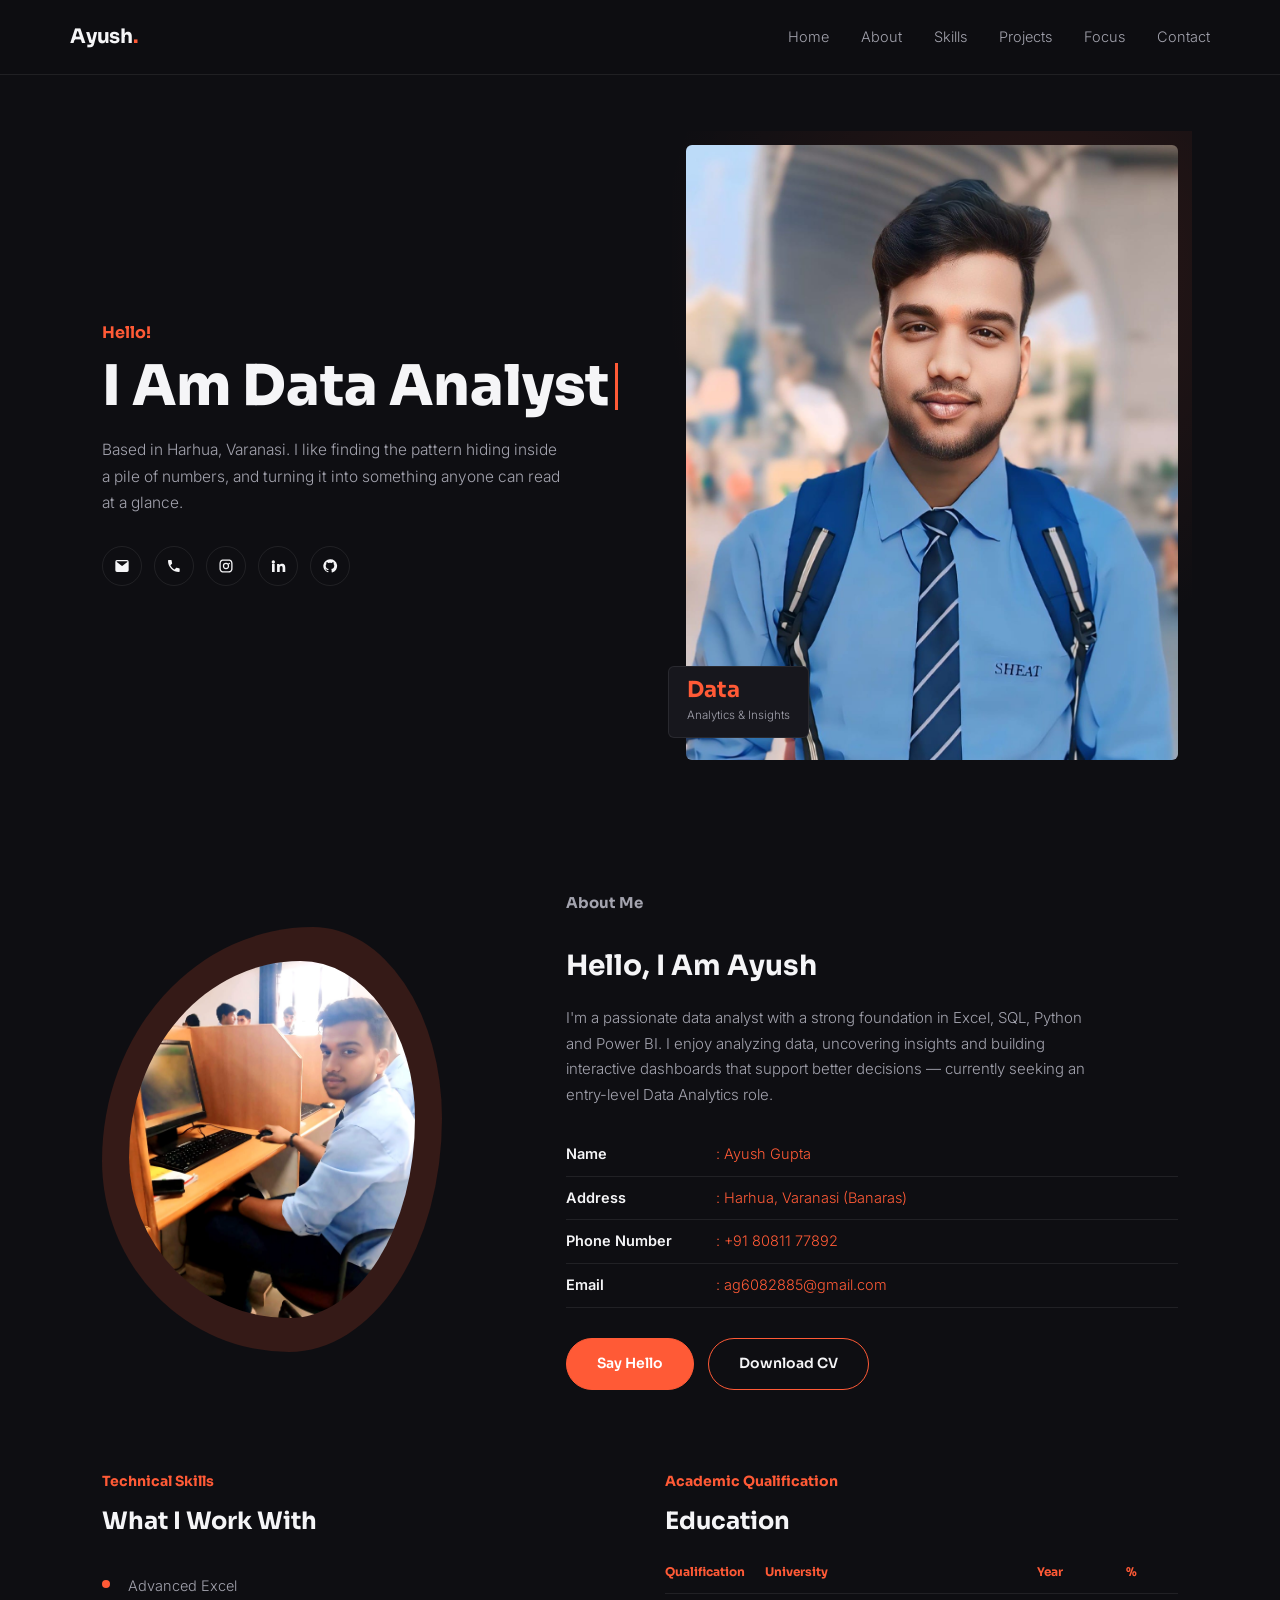
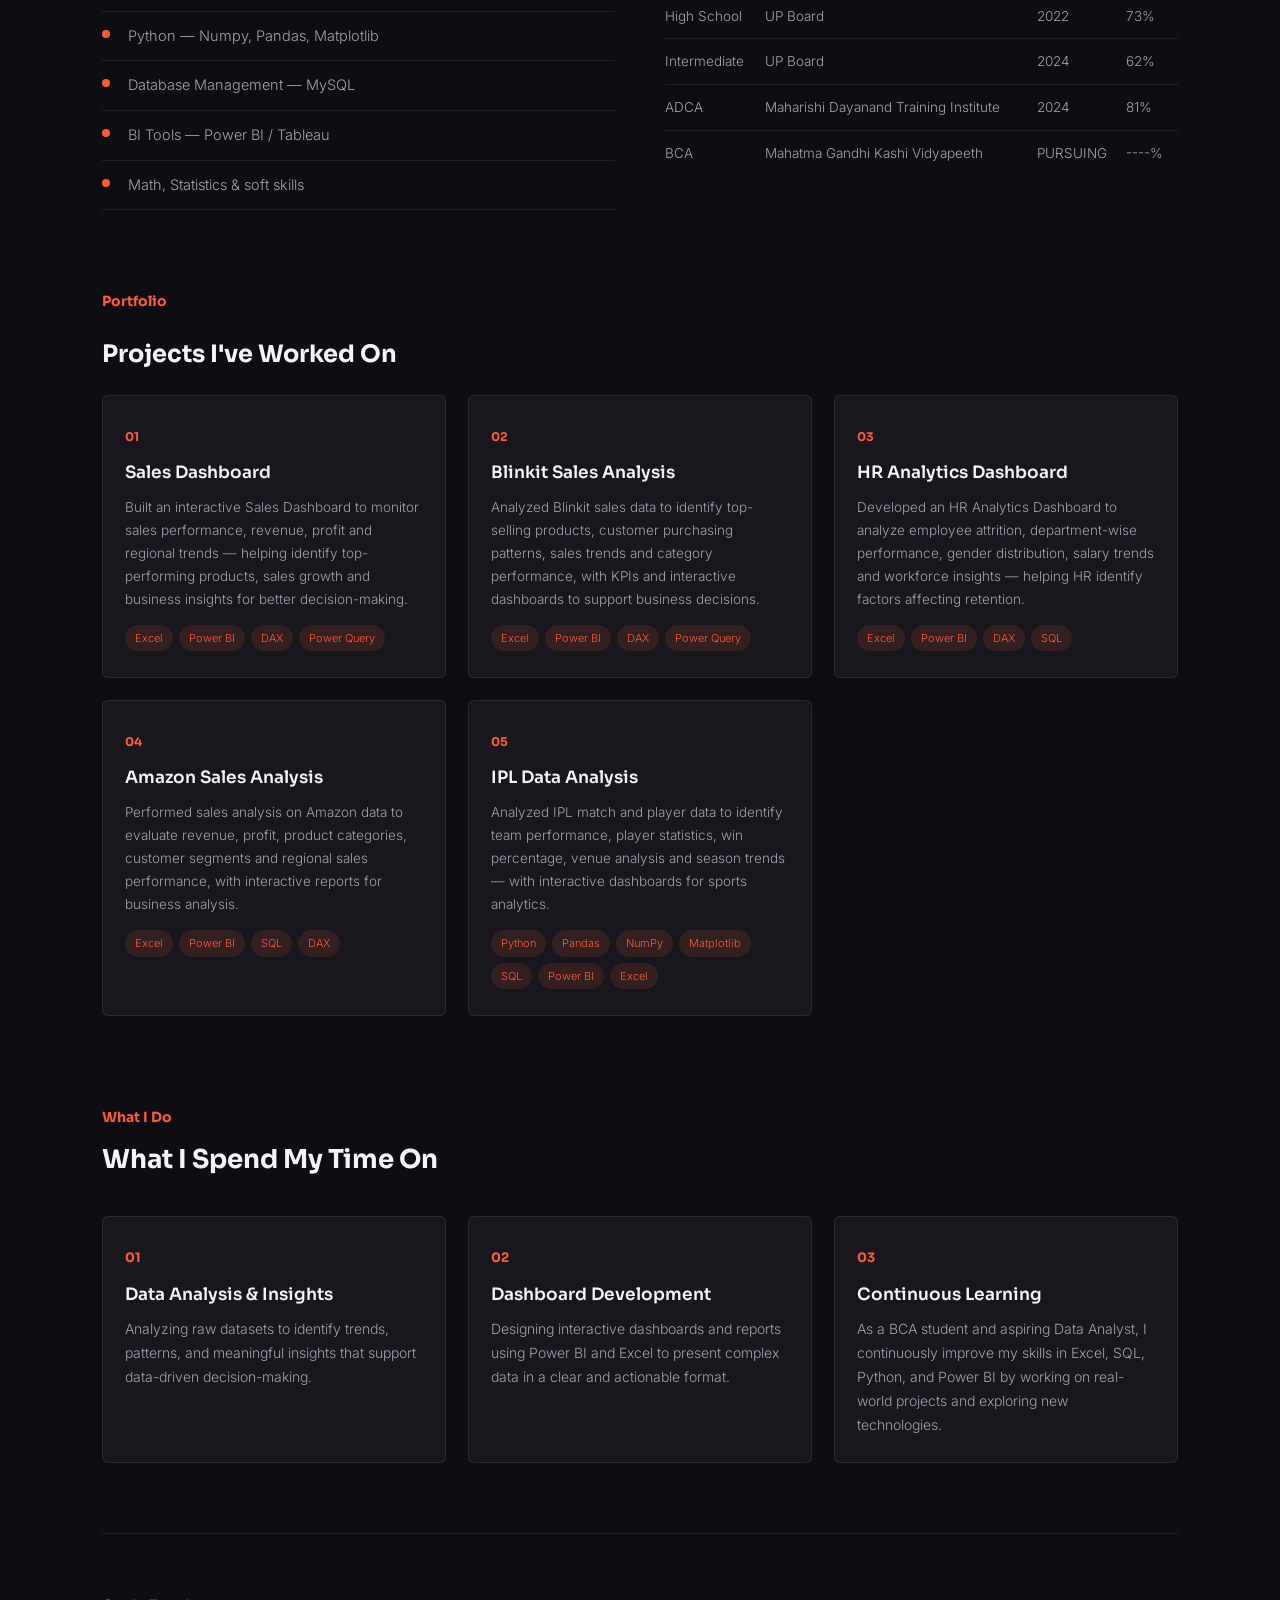
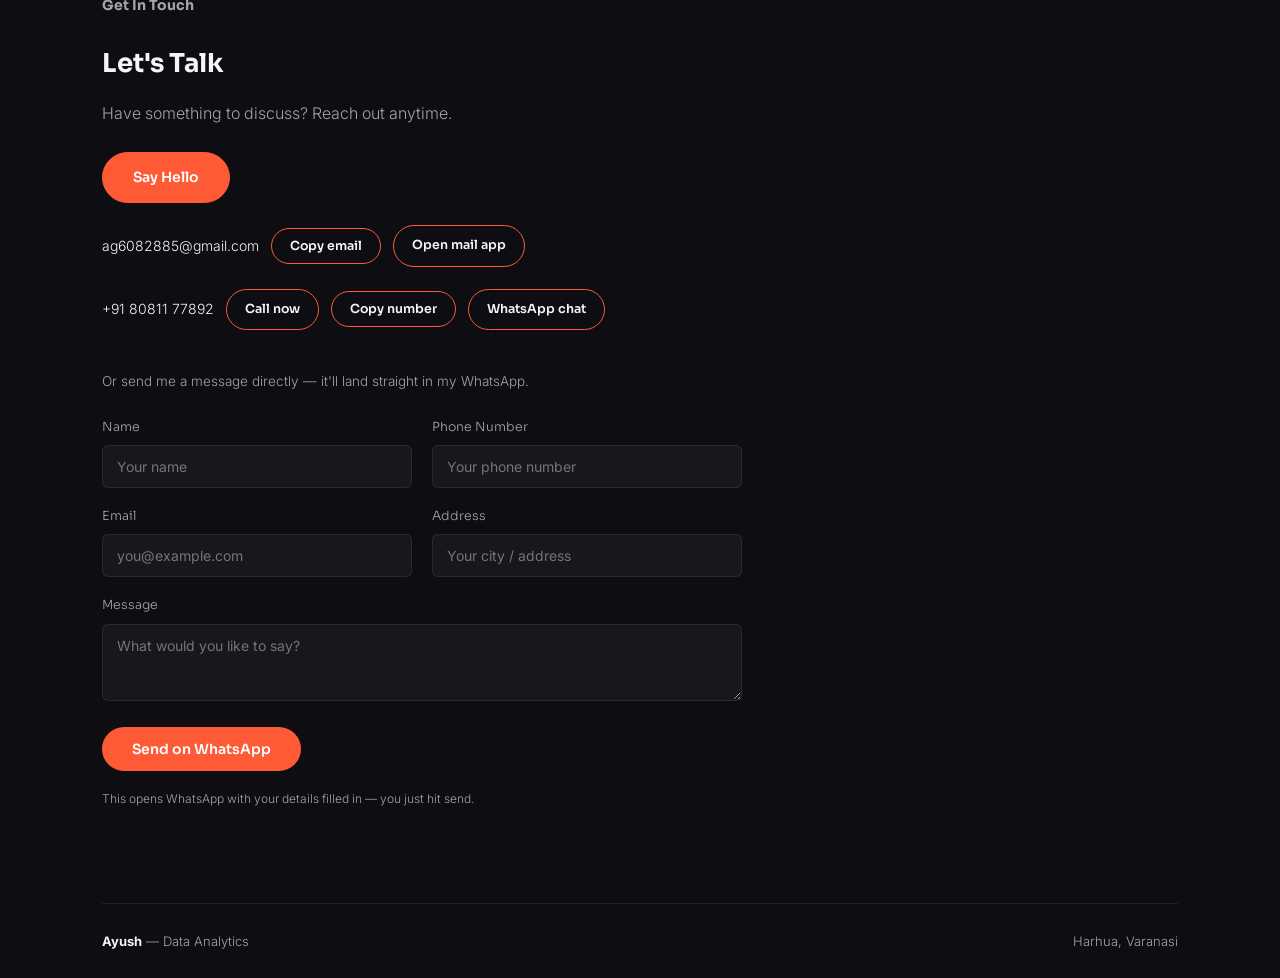
<file: ADVANCED PORTIFOLIO/index.html>
<!DOCTYPE html>
<html lang="en">
<head>
<meta charset="UTF-8">
<meta name="viewport" content="width=device-width, initial-scale=1, viewport-fit=cover">
<title>Ayush — Data Analytics</title>
<link rel="preconnect" href="https://fonts.googleapis.com">
<link rel="preconnect" href="https://fonts.gstatic.com" crossorigin>
<link href="https://fonts.googleapis.com/css2?family=Sora:wght@400;600;700;800&family=Inter:wght@300;400;500;600&display=swap" rel="stylesheet">
<link rel="stylesheet" href="style.css">
</head>
<body>

<header>
  <div class="wrap nav-row">
    <div class="logo">Ayush<span>.</span></div>
    <nav>
      <ul id="navList">
        <li><a href="#home">Home</a></li>
        <li><a href="#about">About</a></li>
        <li><a href="#skills">Skills</a></li>
        <li><a href="#projects">Projects</a></li>
        <li><a href="#focus">Focus</a></li>
        <li><a href="#contact">Contact</a></li>
      </ul>
    </nav>
    <button class="nav-toggle" id="navToggle" aria-label="Menu"><span></span><span></span><span></span></button>
  </div>
</header>

<div class="wrap">
  <section class="hero" id="home">
    <div>
      <p class="hello-tag">Hello!</p>
      <h1>I Am <span id="typedRole">Data Analyst</span><span class="cursor"></span></h1>
      <p class="lede">Based in Harhua, Varanasi. I like finding the pattern hiding inside a pile of numbers, and turning it into something anyone can read at a glance.</p>
      <div class="social-row">
        <a href="https://mail.google.com/mail/?view=cm&fs=1&to=ag6082885@gmail.com&su=Hello%20Ayush" target="_blank" rel="noopener" aria-label="Email">
          <svg viewBox="0 0 24 24"><path d="M2 5.5A2.5 2.5 0 0 1 4.5 3h15A2.5 2.5 0 0 1 22 5.5v13A2.5 2.5 0 0 1 19.5 21h-15A2.5 2.5 0 0 1 2 18.5v-13Zm2.2.4 7.3 5.8a1 1 0 0 0 1.24 0l7.3-5.8A.7.7 0 0 0 19.6 5H4.4a.7.7 0 0 0-.2.9Z"/></svg>
        </a>
        <a href="tel:+918081177892" target="_blank" rel="noopener" aria-label="Call">
          <svg viewBox="0 0 24 24"><path d="M6.6 10.8c1.4 2.7 3.6 4.9 6.3 6.3l2.1-2.1c.3-.3.7-.4 1-.2 1.1.4 2.3.6 3.5.6.6 0 1 .4 1 1V20c0 .6-.4 1-1 1C10.6 21 3 13.4 3 4c0-.6.4-1 1-1h3.6c.6 0 1 .4 1 1 0 1.2.2 2.4.6 3.5.1.3 0 .7-.2 1L6.6 10.8Z"/></svg>
        </a>
        <a href="https://www.instagram.com/_official_ayush_8823_/" target="_blank" rel="noopener" aria-label="Instagram">
          <svg viewBox="0 0 24 24"><path d="M12 2.2c2.7 0 3 0 4.1.06 1.1.05 1.8.22 2.4.46.7.27 1.2.62 1.7 1.12.5.5.85 1 1.12 1.7.24.6.41 1.3.46 2.4.05 1.1.06 1.4.06 4.1s0 3-.06 4.1c-.05 1.1-.22 1.8-.46 2.4-.27.7-.62 1.2-1.12 1.7-.5.5-1 .85-1.7 1.12-.6.24-1.3.41-2.4.46-1.1.05-1.4.06-4.1.06s-3 0-4.1-.06c-1.1-.05-1.8-.22-2.4-.46-.7-.27-1.2-.62-1.7-1.12-.5-.5-.85-1-1.12-1.7-.24-.6-.41-1.3-.46-2.4C2.2 15 2.2 14.7 2.2 12s0-3 .06-4.1c.05-1.1.22-1.8.46-2.4.27-.7.62-1.2 1.12-1.7.5-.5 1-.85 1.7-1.12.6-.24 1.3-.41 2.4-.46C9 2.2 9.3 2.2 12 2.2Zm0 1.8c-2.66 0-2.97 0-4.02.06-.9.04-1.4.2-1.72.32-.43.17-.74.37-1.06.7-.32.32-.52.63-.7 1.06-.13.32-.28.81-.32 1.72C4.12 9.03 4.12 9.34 4.12 12s0 2.97.06 4.02c.04.9.2 1.4.32 1.72.17.43.37.74.7 1.06.32.32.63.52 1.06.7.32.13.81.28 1.72.32 1.05.06 1.36.06 4.02.06s2.97 0 4.02-.06c.9-.04 1.4-.2 1.72-.32.43-.17.74-.37 1.06-.7.32-.32.52-.63.7-1.06.13-.32.28-.81.32-1.72.06-1.05.06-1.36.06-4.02s0-2.97-.06-4.02c-.04-.9-.2-1.4-.32-1.72a2.85 2.85 0 0 0-.7-1.06 2.85 2.85 0 0 0-1.06-.7c-.32-.13-.81-.28-1.72-.32-1.05-.06-1.36-.06-4.02-.06Zm0 3.3a4.7 4.7 0 1 1 0 9.4 4.7 4.7 0 0 1 0-9.4Zm0 1.8a2.9 2.9 0 1 0 0 5.8 2.9 2.9 0 0 0 0-5.8Zm4.9-2a1.1 1.1 0 1 1 0 2.2 1.1 1.1 0 0 1 0-2.2Z"/></svg>
        </a>
        <a href="https://www.linkedin.com/in/ayush-gupta-64a470252" target="_blank" rel="noopener" aria-label="LinkedIn">
          <svg viewBox="0 0 24 24"><path d="M4.98 3.5a2.5 2.5 0 1 1 0 5 2.5 2.5 0 0 1 0-5ZM3 9h4v12H3V9Zm6.5 0H14v1.64h.06c.55-1 1.9-2.05 3.9-2.05 4.17 0 4.94 2.6 4.94 5.98V21h-4v-5.75c0-1.37-.02-3.13-2-3.13-2 0-2.3 1.48-2.3 3.03V21h-4V9Z"/></svg>
        </a>
        <a href="https://github.com/Ayush-8823" target="_blank" rel="noopener" aria-label="GitHub">
          <svg viewBox="0 0 24 24"><path d="M12 2a10 10 0 0 0-3.16 19.5c.5.1.68-.22.68-.48v-1.7c-2.78.6-3.37-1.2-3.37-1.2-.46-1.15-1.11-1.46-1.11-1.46-.9-.62.07-.6.07-.6 1 .07 1.53 1.03 1.53 1.03.9 1.52 2.34 1.08 2.91.83.09-.65.35-1.08.63-1.33-2.22-.25-4.56-1.11-4.56-4.93 0-1.09.39-1.98 1.03-2.68-.1-.25-.45-1.27.1-2.65 0 0 .84-.27 2.75 1.02a9.6 9.6 0 0 1 5 0c1.9-1.3 2.75-1.02 2.75-1.02.55 1.38.2 2.4.1 2.65.64.7 1.03 1.59 1.03 2.68 0 3.83-2.34 4.68-4.57 4.92.36.31.68.92.68 1.85v2.75c0 .26.18.58.69.48A10 10 0 0 0 12 2Z"/></svg>
        </a>
      </div>
    </div>
    <div class="hero-photo">
      <img src="ayush.jpg" alt="Ayush">
      <div class="hero-badge">
        <div class="big">Data</div>
        <div class="small">Analytics &amp; Insights</div>
      </div>
    </div>
  </section>
</div>

<div class="wrap">
  <section class="about reveal" id="about">
    <div class="blob-wrap">
      <img src="desk.jpg" alt="Ayush working at his desktop">
    </div>
    <div class="about-text">
      <p class="section-label">About Me</p>
      <h2>Hello, I Am Ayush</h2>
      <p>I'm a passionate data analyst with a strong foundation in Excel, SQL, Python and Power BI. I enjoy analyzing data, uncovering insights and building interactive dashboards that support better decisions — currently seeking an entry-level Data Analytics role.</p>
      <ul class="detail-list">
        <li><b>Name</b> <span>: Ayush Gupta</span></li>
        <li><b>Address</b> <span>: Harhua, Varanasi (Banaras)</span></li>
        <li><b>Phone Number</b> <span>: <a href="tel:+918081177892" target="_blank" rel="noopener" style="color:inherit;text-decoration:none;">+91 80811 77892</a></span></li>
        <li><b>Email</b> <span>: ag6082885@gmail.com</span></li>
      </ul>
      <div style="display:flex; gap:14px; flex-wrap:wrap;">
        <a class="cta-btn" href="https://mail.google.com/mail/?view=cm&fs=1&to=ag6082885@gmail.com&su=Hello%20Ayush" target="_blank" rel="noopener">Say Hello</a>
        <a class="cta-btn cta-outline" href="Ayush_Gupta_Resume.pdf" download>Download CV</a>
      </div>
    </div>
  </section>
</div>

<div class="wrap">
  <section class="skills reveal" id="skills">
    <div class="skills-grid">
      <div>
        <p class="section-label">Technical Skills</p>
        <h2>What I Work With</h2>
        <ul class="skill-list">
          <li>Advanced Excel</li>
          <li>Python — Numpy, Pandas, Matplotlib</li>
          <li>Database Management — MySQL</li>
          <li>BI Tools — Power BI / Tableau</li>
          <li>Math, Statistics &amp; soft skills</li>
        </ul>
      </div>
      <div>
        <p class="section-label">Academic Qualification</p>
        <h2>Education</h2>
        <table class="edu-table">
          <thead><tr><th>Qualification</th><th>University</th><th>Year</th><th>%</th></tr></thead>
          <tbody>
            <tr><td>High School</td><td>UP Board</td><td>2022</td><td>73%</td></tr>
            <tr><td>Intermediate</td><td>UP Board</td><td>2024</td><td>62%</td></tr>
            <tr><td>ADCA</td><td>Maharishi Dayanand Training Institute</td><td>2024</td><td>81%</td></tr>
            <tr><td>BCA</td><td>Mahatma Gandhi Kashi Vidyapeeth</td><td>PURSUING</td><td>----%</td></tr>
          </tbody>
        </table>
      </div>
    </div>
  </section>
</div>

<div class="wrap">
  <section class="projects reveal" id="projects">
    <p class="section-label">Portfolio</p>
    <h2>Projects I've Worked On</h2>
    <div class="project-grid reveal-stack">
      <div class="project-card" style="--i:0">
        <span class="p-num">01</span>
        <h3>Sales Dashboard</h3>
        <p>Built an interactive Sales Dashboard to monitor sales performance, revenue, profit and regional trends — helping identify top-performing products, sales growth and business insights for better decision-making.</p>
        <div class="tag-row"><span>Excel</span><span>Power BI</span><span>DAX</span><span>Power Query</span></div>
      </div>
      <div class="project-card" style="--i:1">
        <span class="p-num">02</span>
        <h3>Blinkit Sales Analysis</h3>
        <p>Analyzed Blinkit sales data to identify top-selling products, customer purchasing patterns, sales trends and category performance, with KPIs and interactive dashboards to support business decisions.</p>
        <div class="tag-row"><span>Excel</span><span>Power BI</span><span>DAX</span><span>Power Query</span></div>
      </div>
      <div class="project-card" style="--i:2">
        <span class="p-num">03</span>
        <h3>HR Analytics Dashboard</h3>
        <p>Developed an HR Analytics Dashboard to analyze employee attrition, department-wise performance, gender distribution, salary trends and workforce insights — helping HR identify factors affecting retention.</p>
        <div class="tag-row"><span>Excel</span><span>Power BI</span><span>DAX</span><span>SQL</span></div>
      </div>
      <div class="project-card" style="--i:3">
        <span class="p-num">04</span>
        <h3>Amazon Sales Analysis</h3>
        <p>Performed sales analysis on Amazon data to evaluate revenue, profit, product categories, customer segments and regional sales performance, with interactive reports for business analysis.</p>
        <div class="tag-row"><span>Excel</span><span>Power BI</span><span>SQL</span><span>DAX</span></div>
      </div>
      <div class="project-card" style="--i:4">
        <span class="p-num">05</span>
        <h3>IPL Data Analysis</h3>
        <p>Analyzed IPL match and player data to identify team performance, player statistics, win percentage, venue analysis and season trends — with interactive dashboards for sports analytics.</p>
        <div class="tag-row"><span>Python</span><span>Pandas</span><span>NumPy</span><span>Matplotlib</span><span>SQL</span><span>Power BI</span><span>Excel</span></div>
      </div>
    </div>
  </section>
</div>

<div class="wrap">
  <section class="focus reveal" id="focus">
    <p class="section-label">What I Do</p>
    <h2>What I Spend My Time On</h2>
    <div class="focus-grid reveal-stack">
      <div class="focus-item" style="--i:0">
        <span class="num">01</span>
        <h3>Data Analysis &amp; Insights</h3>
        <p>Analyzing raw datasets to identify trends, patterns, and meaningful insights that support data-driven decision-making.</p>
      </div>
      <div class="focus-item" style="--i:1">
        <span class="num">02</span>
        <h3>Dashboard Development</h3>
        <p>Designing interactive dashboards and reports using Power BI and Excel to present complex data in a clear and actionable format.</p>
      </div>
      <div class="focus-item" style="--i:2">
        <span class="num">03</span>
        <h3>Continuous Learning</h3>
        <p>As a BCA student and aspiring Data Analyst, I continuously improve my skills in Excel, SQL, Python, and Power BI by working on real-world projects and exploring new technologies.</p>
      </div>
    </div>
  </section>
</div>

<div class="wrap">
  <section id="contact" class="reveal">
    <p class="section-label">Get In Touch</p>
    <h2>Let's Talk</h2>
    <p>Have something to discuss? Reach out anytime.</p>
    <a class="cta-btn" href="https://mail.google.com/mail/?view=cm&fs=1&to=ag6082885@gmail.com&su=Hello%20Ayush" target="_blank" rel="noopener">Say Hello</a>

    <div class="email-row">
      <span>ag6082885@gmail.com</span>
      <button type="button" id="copyEmail" class="cta-btn cta-outline">Copy email</button>
      <a class="cta-btn cta-outline" href="mailto:ag6082885@gmail.com" target="_blank" rel="noopener">Open mail app</a>
    </div>

    <div class="email-row">
      <span>+91 80811 77892</span>
      <a class="cta-btn cta-outline" href="tel:+918081177892" target="_blank" rel="noopener">Call now</a>
      <button type="button" id="copyPhone" class="cta-btn cta-outline">Copy number</button>
      <a class="cta-btn cta-outline" href="https://wa.me/918081177892" target="_blank" rel="noopener">WhatsApp chat</a>
    </div>

    <div class="contact-form-wrap">
      <p class="form-kicker">Or send me a message directly — it'll land straight in my WhatsApp.</p>
      <form id="contactForm" class="contact-form">
        <div class="form-row">
          <label for="cf-name">Name</label>
          <input type="text" id="cf-name" name="name" placeholder="Your name" required>
        </div>
        <div class="form-row">
          <label for="cf-phone">Phone Number</label>
          <input type="tel" id="cf-phone" name="phone" placeholder="Your phone number" required>
        </div>
        <div class="form-row">
          <label for="cf-email">Email</label>
          <input type="email" id="cf-email" name="email" placeholder="you@example.com" required>
        </div>
        <div class="form-row">
          <label for="cf-address">Address</label>
          <input type="text" id="cf-address" name="address" placeholder="Your city / address">
        </div>
        <div class="form-row form-row-full">
          <label for="cf-message">Message</label>
          <textarea id="cf-message" name="message" rows="3" placeholder="What would you like to say?"></textarea>
        </div>
        <button type="submit" class="cta-btn">Send on WhatsApp</button>
        <p class="form-note">This opens WhatsApp with your details filled in — you just hit send.</p>
        <div id="sendFallback" class="send-fallback" hidden>
          <p>Details ready! If WhatsApp didn't open by itself, use one of these:</p>
          <div class="fb-row">
            <a id="waLink" class="cta-btn cta-outline" href="#" target="_blank" rel="noopener">Open WhatsApp</a>
            <a id="smsLink" class="cta-btn cta-outline" href="#">Send as SMS</a>
            <a id="mailLink" class="cta-btn cta-outline" href="#" target="_blank" rel="noopener">Send by email</a>
            <button id="copyMsg" type="button" class="cta-btn cta-outline">Copy message</button>
          </div>
        </div>
      </form>
    </div>
  </section>
</div>

<div class="wrap">
  <footer>
    <span><b>Ayush</b> — Data Analytics</span>
    <span>Harhua, Varanasi</span>
  </footer>
</div>

<script src="script.js"></script>

</body>
</html>
</file>
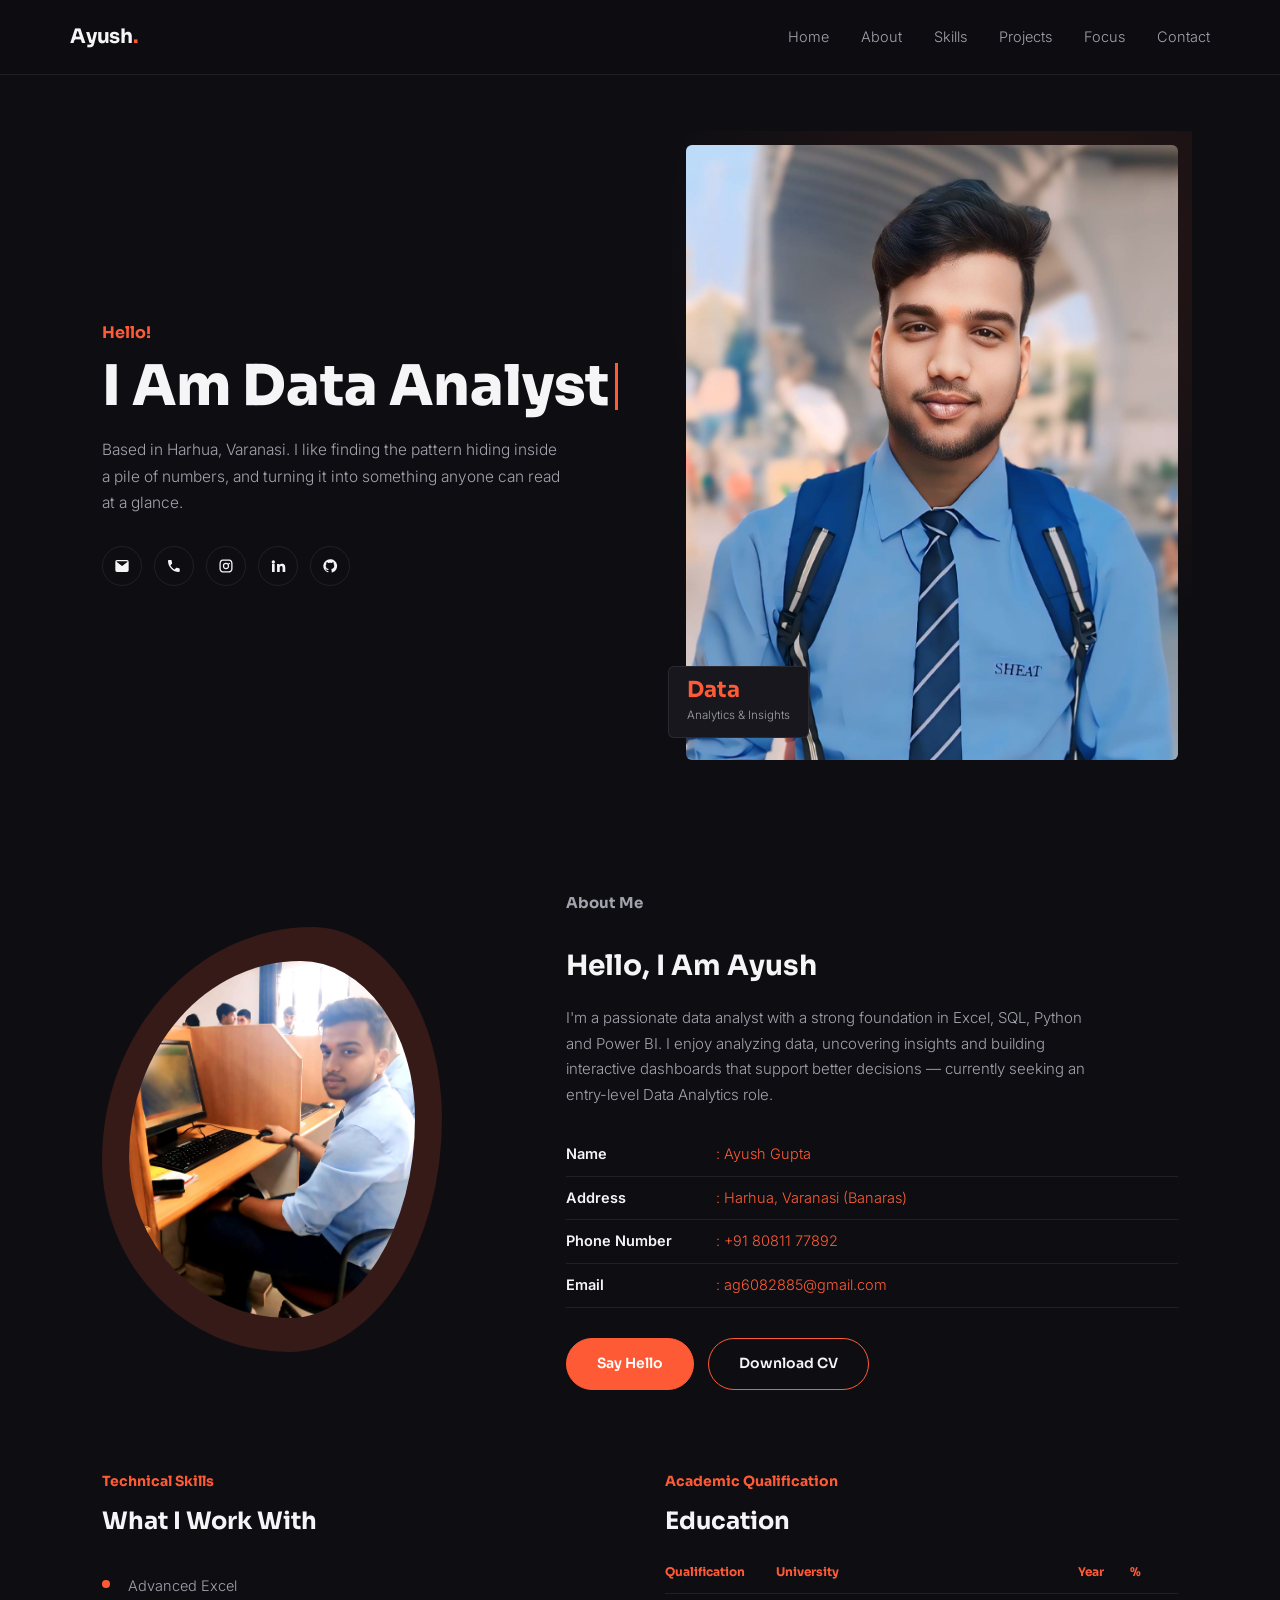
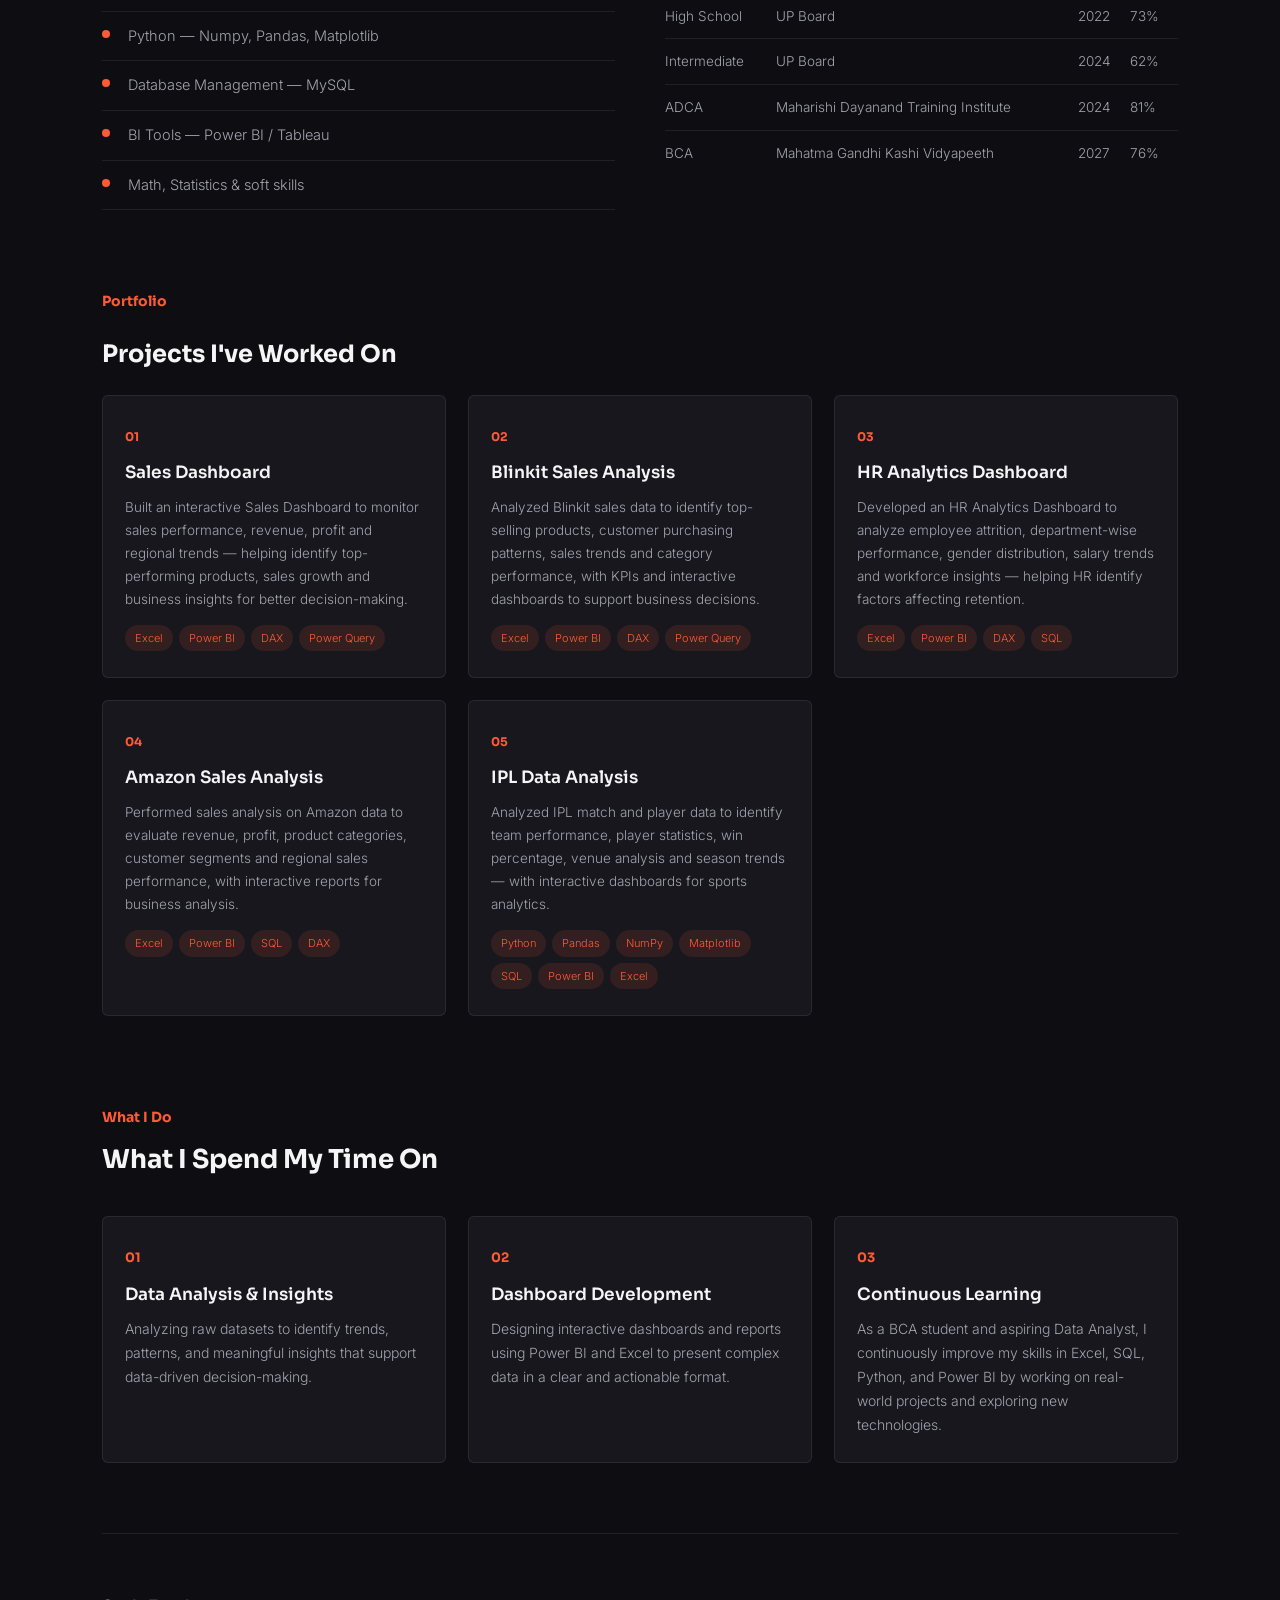
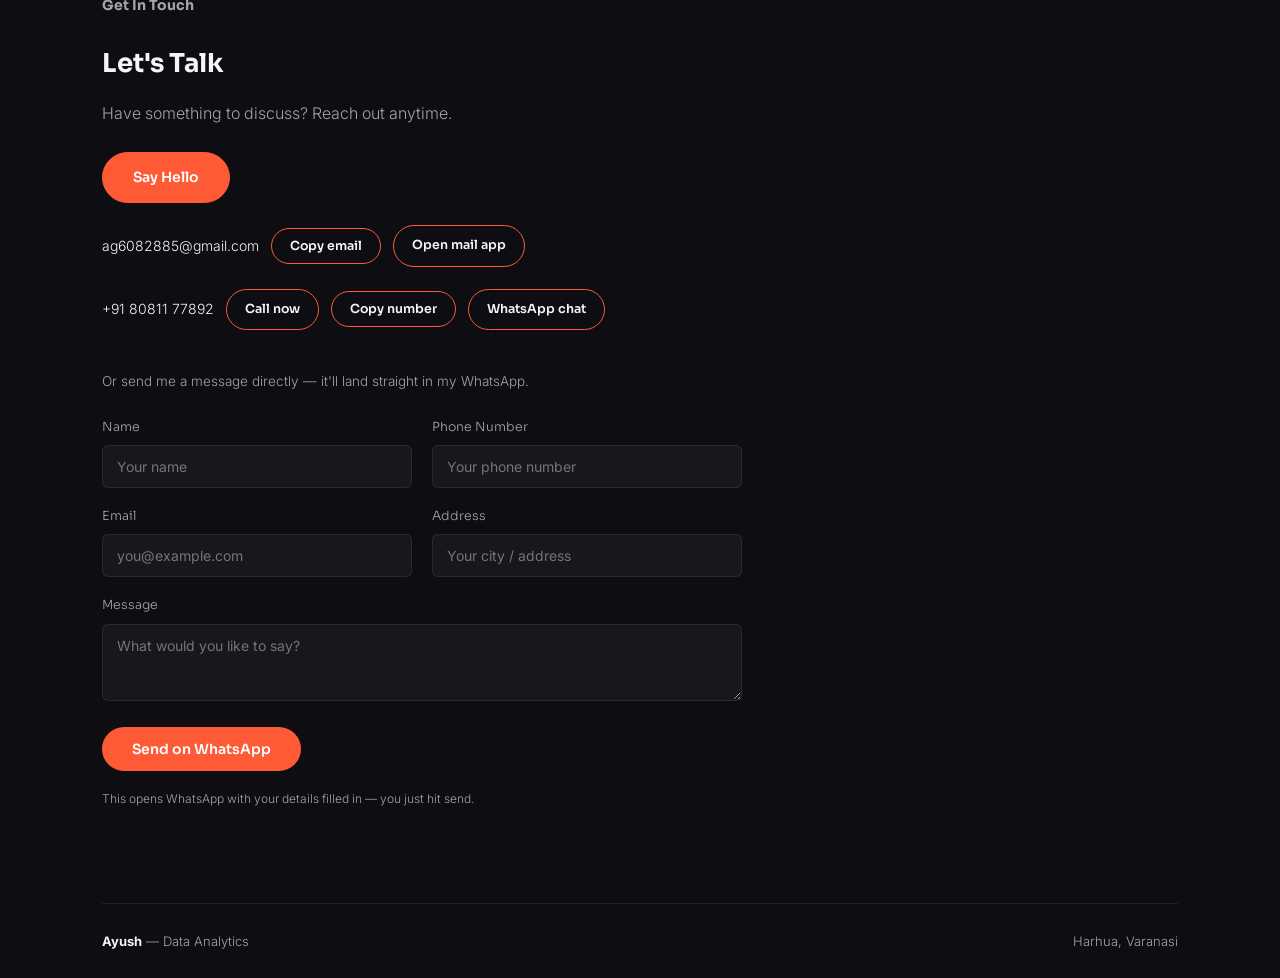
<file: ADVANCED PORTIFOLIO/index (1).html>
<!DOCTYPE html>
<html lang="en">
<head>
<meta charset="UTF-8">
<meta name="viewport" content="width=device-width, initial-scale=1, viewport-fit=cover">
<title>Ayush — Data Analytics</title>
<link rel="preconnect" href="https://fonts.googleapis.com">
<link rel="preconnect" href="https://fonts.gstatic.com" crossorigin>
<link href="https://fonts.googleapis.com/css2?family=Sora:wght@400;600;700;800&family=Inter:wght@300;400;500;600&display=swap" rel="stylesheet">
<link rel="stylesheet" href="style.css">
</head>
<body>

<header>
  <div class="wrap nav-row">
    <div class="logo">Ayush<span>.</span></div>
    <nav>
      <ul id="navList">
        <li><a href="#home">Home</a></li>
        <li><a href="#about">About</a></li>
        <li><a href="#skills">Skills</a></li>
        <li><a href="#projects">Projects</a></li>
        <li><a href="#focus">Focus</a></li>
        <li><a href="#contact">Contact</a></li>
      </ul>
    </nav>
    <button class="nav-toggle" id="navToggle" aria-label="Menu"><span></span><span></span><span></span></button>
  </div>
</header>

<div class="wrap">
  <section class="hero" id="home">
    <div>
      <p class="hello-tag">Hello!</p>
      <h1>I Am <span id="typedRole">Data Analyst</span><span class="cursor"></span></h1>
      <p class="lede">Based in Harhua, Varanasi. I like finding the pattern hiding inside a pile of numbers, and turning it into something anyone can read at a glance.</p>
      <div class="social-row">
        <a href="https://mail.google.com/mail/?view=cm&fs=1&to=ag6082885@gmail.com&su=Hello%20Ayush" target="_blank" rel="noopener" aria-label="Email">
          <svg viewBox="0 0 24 24"><path d="M2 5.5A2.5 2.5 0 0 1 4.5 3h15A2.5 2.5 0 0 1 22 5.5v13A2.5 2.5 0 0 1 19.5 21h-15A2.5 2.5 0 0 1 2 18.5v-13Zm2.2.4 7.3 5.8a1 1 0 0 0 1.24 0l7.3-5.8A.7.7 0 0 0 19.6 5H4.4a.7.7 0 0 0-.2.9Z"/></svg>
        </a>
        <a href="tel:+918081177892" target="_blank" rel="noopener" aria-label="Call">
          <svg viewBox="0 0 24 24"><path d="M6.6 10.8c1.4 2.7 3.6 4.9 6.3 6.3l2.1-2.1c.3-.3.7-.4 1-.2 1.1.4 2.3.6 3.5.6.6 0 1 .4 1 1V20c0 .6-.4 1-1 1C10.6 21 3 13.4 3 4c0-.6.4-1 1-1h3.6c.6 0 1 .4 1 1 0 1.2.2 2.4.6 3.5.1.3 0 .7-.2 1L6.6 10.8Z"/></svg>
        </a>
        <a href="https://www.instagram.com/_official_ayush_8823_/" target="_blank" rel="noopener" aria-label="Instagram">
          <svg viewBox="0 0 24 24"><path d="M12 2.2c2.7 0 3 0 4.1.06 1.1.05 1.8.22 2.4.46.7.27 1.2.62 1.7 1.12.5.5.85 1 1.12 1.7.24.6.41 1.3.46 2.4.05 1.1.06 1.4.06 4.1s0 3-.06 4.1c-.05 1.1-.22 1.8-.46 2.4-.27.7-.62 1.2-1.12 1.7-.5.5-1 .85-1.7 1.12-.6.24-1.3.41-2.4.46-1.1.05-1.4.06-4.1.06s-3 0-4.1-.06c-1.1-.05-1.8-.22-2.4-.46-.7-.27-1.2-.62-1.7-1.12-.5-.5-.85-1-1.12-1.7-.24-.6-.41-1.3-.46-2.4C2.2 15 2.2 14.7 2.2 12s0-3 .06-4.1c.05-1.1.22-1.8.46-2.4.27-.7.62-1.2 1.12-1.7.5-.5 1-.85 1.7-1.12.6-.24 1.3-.41 2.4-.46C9 2.2 9.3 2.2 12 2.2Zm0 1.8c-2.66 0-2.97 0-4.02.06-.9.04-1.4.2-1.72.32-.43.17-.74.37-1.06.7-.32.32-.52.63-.7 1.06-.13.32-.28.81-.32 1.72C4.12 9.03 4.12 9.34 4.12 12s0 2.97.06 4.02c.04.9.2 1.4.32 1.72.17.43.37.74.7 1.06.32.32.63.52 1.06.7.32.13.81.28 1.72.32 1.05.06 1.36.06 4.02.06s2.97 0 4.02-.06c.9-.04 1.4-.2 1.72-.32.43-.17.74-.37 1.06-.7.32-.32.52-.63.7-1.06.13-.32.28-.81.32-1.72.06-1.05.06-1.36.06-4.02s0-2.97-.06-4.02c-.04-.9-.2-1.4-.32-1.72a2.85 2.85 0 0 0-.7-1.06 2.85 2.85 0 0 0-1.06-.7c-.32-.13-.81-.28-1.72-.32-1.05-.06-1.36-.06-4.02-.06Zm0 3.3a4.7 4.7 0 1 1 0 9.4 4.7 4.7 0 0 1 0-9.4Zm0 1.8a2.9 2.9 0 1 0 0 5.8 2.9 2.9 0 0 0 0-5.8Zm4.9-2a1.1 1.1 0 1 1 0 2.2 1.1 1.1 0 0 1 0-2.2Z"/></svg>
        </a>
        <a href="https://www.linkedin.com/in/ayush-gupta-64a470252" target="_blank" rel="noopener" aria-label="LinkedIn">
          <svg viewBox="0 0 24 24"><path d="M4.98 3.5a2.5 2.5 0 1 1 0 5 2.5 2.5 0 0 1 0-5ZM3 9h4v12H3V9Zm6.5 0H14v1.64h.06c.55-1 1.9-2.05 3.9-2.05 4.17 0 4.94 2.6 4.94 5.98V21h-4v-5.75c0-1.37-.02-3.13-2-3.13-2 0-2.3 1.48-2.3 3.03V21h-4V9Z"/></svg>
        </a>
        <a href="https://github.com/Ayush-8823" target="_blank" rel="noopener" aria-label="GitHub">
          <svg viewBox="0 0 24 24"><path d="M12 2a10 10 0 0 0-3.16 19.5c.5.1.68-.22.68-.48v-1.7c-2.78.6-3.37-1.2-3.37-1.2-.46-1.15-1.11-1.46-1.11-1.46-.9-.62.07-.6.07-.6 1 .07 1.53 1.03 1.53 1.03.9 1.52 2.34 1.08 2.91.83.09-.65.35-1.08.63-1.33-2.22-.25-4.56-1.11-4.56-4.93 0-1.09.39-1.98 1.03-2.68-.1-.25-.45-1.27.1-2.65 0 0 .84-.27 2.75 1.02a9.6 9.6 0 0 1 5 0c1.9-1.3 2.75-1.02 2.75-1.02.55 1.38.2 2.4.1 2.65.64.7 1.03 1.59 1.03 2.68 0 3.83-2.34 4.68-4.57 4.92.36.31.68.92.68 1.85v2.75c0 .26.18.58.69.48A10 10 0 0 0 12 2Z"/></svg>
        </a>
      </div>
    </div>
    <div class="hero-photo">
      <img src="ayush.jpg" alt="Ayush">
      <div class="hero-badge">
        <div class="big">Data</div>
        <div class="small">Analytics &amp; Insights</div>
      </div>
    </div>
  </section>
</div>

<div class="wrap">
  <section class="about reveal" id="about">
    <div class="blob-wrap">
      <img src="desk.jpg" alt="Ayush working at his desktop">
    </div>
    <div class="about-text">
      <p class="section-label">About Me</p>
      <h2>Hello, I Am Ayush</h2>
      <p>I'm a passionate data analyst with a strong foundation in Excel, SQL, Python and Power BI. I enjoy analyzing data, uncovering insights and building interactive dashboards that support better decisions — currently seeking an entry-level Data Analytics role.</p>
      <ul class="detail-list">
        <li><b>Name</b> <span>: Ayush Gupta</span></li>
        <li><b>Address</b> <span>: Harhua, Varanasi (Banaras)</span></li>
        <li><b>Phone Number</b> <span>: <a href="tel:+918081177892" target="_blank" rel="noopener" style="color:inherit;text-decoration:none;">+91 80811 77892</a></span></li>
        <li><b>Email</b> <span>: ag6082885@gmail.com</span></li>
      </ul>
      <div style="display:flex; gap:14px; flex-wrap:wrap;">
        <a class="cta-btn" href="https://mail.google.com/mail/?view=cm&fs=1&to=ag6082885@gmail.com&su=Hello%20Ayush" target="_blank" rel="noopener">Say Hello</a>
        <a class="cta-btn cta-outline" href="Ayush_Gupta_Resume.pdf" download>Download CV</a>
      </div>
    </div>
  </section>
</div>

<div class="wrap">
  <section class="skills reveal" id="skills">
    <div class="skills-grid">
      <div>
        <p class="section-label">Technical Skills</p>
        <h2>What I Work With</h2>
        <ul class="skill-list">
          <li>Advanced Excel</li>
          <li>Python — Numpy, Pandas, Matplotlib</li>
          <li>Database Management — MySQL</li>
          <li>BI Tools — Power BI / Tableau</li>
          <li>Math, Statistics &amp; soft skills</li>
        </ul>
      </div>
      <div>
        <p class="section-label">Academic Qualification</p>
        <h2>Education</h2>
        <table class="edu-table">
          <thead><tr><th>Qualification</th><th>University</th><th>Year</th><th>%</th></tr></thead>
          <tbody>
            <tr><td>High School</td><td>UP Board</td><td>2022</td><td>73%</td></tr>
            <tr><td>Intermediate</td><td>UP Board</td><td>2024</td><td>62%</td></tr>
            <tr><td>ADCA</td><td>Maharishi Dayanand Training Institute</td><td>2024</td><td>81%</td></tr>
            <tr><td>BCA</td><td>Mahatma Gandhi Kashi Vidyapeeth</td><td>2027</td><td>76%</td></tr>
          </tbody>
        </table>
      </div>
    </div>
  </section>
</div>

<div class="wrap">
  <section class="projects reveal" id="projects">
    <p class="section-label">Portfolio</p>
    <h2>Projects I've Worked On</h2>
    <div class="project-grid reveal-stack">
      <div class="project-card" style="--i:0">
        <span class="p-num">01</span>
        <h3>Sales Dashboard</h3>
        <p>Built an interactive Sales Dashboard to monitor sales performance, revenue, profit and regional trends — helping identify top-performing products, sales growth and business insights for better decision-making.</p>
        <div class="tag-row"><span>Excel</span><span>Power BI</span><span>DAX</span><span>Power Query</span></div>
      </div>
      <div class="project-card" style="--i:1">
        <span class="p-num">02</span>
        <h3>Blinkit Sales Analysis</h3>
        <p>Analyzed Blinkit sales data to identify top-selling products, customer purchasing patterns, sales trends and category performance, with KPIs and interactive dashboards to support business decisions.</p>
        <div class="tag-row"><span>Excel</span><span>Power BI</span><span>DAX</span><span>Power Query</span></div>
      </div>
      <div class="project-card" style="--i:2">
        <span class="p-num">03</span>
        <h3>HR Analytics Dashboard</h3>
        <p>Developed an HR Analytics Dashboard to analyze employee attrition, department-wise performance, gender distribution, salary trends and workforce insights — helping HR identify factors affecting retention.</p>
        <div class="tag-row"><span>Excel</span><span>Power BI</span><span>DAX</span><span>SQL</span></div>
      </div>
      <div class="project-card" style="--i:3">
        <span class="p-num">04</span>
        <h3>Amazon Sales Analysis</h3>
        <p>Performed sales analysis on Amazon data to evaluate revenue, profit, product categories, customer segments and regional sales performance, with interactive reports for business analysis.</p>
        <div class="tag-row"><span>Excel</span><span>Power BI</span><span>SQL</span><span>DAX</span></div>
      </div>
      <div class="project-card" style="--i:4">
        <span class="p-num">05</span>
        <h3>IPL Data Analysis</h3>
        <p>Analyzed IPL match and player data to identify team performance, player statistics, win percentage, venue analysis and season trends — with interactive dashboards for sports analytics.</p>
        <div class="tag-row"><span>Python</span><span>Pandas</span><span>NumPy</span><span>Matplotlib</span><span>SQL</span><span>Power BI</span><span>Excel</span></div>
      </div>
    </div>
  </section>
</div>

<div class="wrap">
  <section class="focus reveal" id="focus">
    <p class="section-label">What I Do</p>
    <h2>What I Spend My Time On</h2>
    <div class="focus-grid reveal-stack">
      <div class="focus-item" style="--i:0">
        <span class="num">01</span>
        <h3>Data Analysis &amp; Insights</h3>
        <p>Analyzing raw datasets to identify trends, patterns, and meaningful insights that support data-driven decision-making.</p>
      </div>
      <div class="focus-item" style="--i:1">
        <span class="num">02</span>
        <h3>Dashboard Development</h3>
        <p>Designing interactive dashboards and reports using Power BI and Excel to present complex data in a clear and actionable format.</p>
      </div>
      <div class="focus-item" style="--i:2">
        <span class="num">03</span>
        <h3>Continuous Learning</h3>
        <p>As a BCA student and aspiring Data Analyst, I continuously improve my skills in Excel, SQL, Python, and Power BI by working on real-world projects and exploring new technologies.</p>
      </div>
    </div>
  </section>
</div>

<div class="wrap">
  <section id="contact" class="reveal">
    <p class="section-label">Get In Touch</p>
    <h2>Let's Talk</h2>
    <p>Have something to discuss? Reach out anytime.</p>
    <a class="cta-btn" href="https://mail.google.com/mail/?view=cm&fs=1&to=ag6082885@gmail.com&su=Hello%20Ayush" target="_blank" rel="noopener">Say Hello</a>

    <div class="email-row">
      <span>ag6082885@gmail.com</span>
      <button type="button" id="copyEmail" class="cta-btn cta-outline">Copy email</button>
      <a class="cta-btn cta-outline" href="mailto:ag6082885@gmail.com" target="_blank" rel="noopener">Open mail app</a>
    </div>

    <div class="email-row">
      <span>+91 80811 77892</span>
      <a class="cta-btn cta-outline" href="tel:+918081177892" target="_blank" rel="noopener">Call now</a>
      <button type="button" id="copyPhone" class="cta-btn cta-outline">Copy number</button>
      <a class="cta-btn cta-outline" href="https://wa.me/918081177892" target="_blank" rel="noopener">WhatsApp chat</a>
    </div>

    <div class="contact-form-wrap">
      <p class="form-kicker">Or send me a message directly — it'll land straight in my WhatsApp.</p>
      <form id="contactForm" class="contact-form">
        <div class="form-row">
          <label for="cf-name">Name</label>
          <input type="text" id="cf-name" name="name" placeholder="Your name" required>
        </div>
        <div class="form-row">
          <label for="cf-phone">Phone Number</label>
          <input type="tel" id="cf-phone" name="phone" placeholder="Your phone number" required>
        </div>
        <div class="form-row">
          <label for="cf-email">Email</label>
          <input type="email" id="cf-email" name="email" placeholder="you@example.com" required>
        </div>
        <div class="form-row">
          <label for="cf-address">Address</label>
          <input type="text" id="cf-address" name="address" placeholder="Your city / address">
        </div>
        <div class="form-row form-row-full">
          <label for="cf-message">Message</label>
          <textarea id="cf-message" name="message" rows="3" placeholder="What would you like to say?"></textarea>
        </div>
        <button type="submit" class="cta-btn">Send on WhatsApp</button>
        <p class="form-note">This opens WhatsApp with your details filled in — you just hit send.</p>
        <div id="sendFallback" class="send-fallback" hidden>
          <p>Details ready! If WhatsApp didn't open by itself, use one of these:</p>
          <div class="fb-row">
            <a id="waLink" class="cta-btn cta-outline" href="#" target="_blank" rel="noopener">Open WhatsApp</a>
            <a id="smsLink" class="cta-btn cta-outline" href="#">Send as SMS</a>
            <a id="mailLink" class="cta-btn cta-outline" href="#" target="_blank" rel="noopener">Send by email</a>
            <button id="copyMsg" type="button" class="cta-btn cta-outline">Copy message</button>
          </div>
        </div>
      </form>
    </div>
  </section>
</div>

<div class="wrap">
  <footer>
    <span><b>Ayush</b> — Data Analytics</span>
    <span>Harhua, Varanasi</span>
  </footer>
</div>

<script src="script.js"></script>

</body>
</html>
</file>
<file: ADVANCED PORTIFOLIO/style.css>
:root {
    --bg: #0e0e12;
    --panel: #17171d;
    --panel-2: #1d1d24;
    --white: #f5f5f7;
    --muted: #a3a3ae;
    --accent: #ff5a36;
    --accent-dim: rgba(255,90,54,0.12);
    --line: rgba(255,255,255,0.08);
    --radius: 6px;
    box-sizing: border-box;
    padding-top: env(safe-area-inset-top, 0px);
    padding-bottom: env(safe-area-inset-bottom, 0px);
  }
  :root, :root[data-theme="dark"] { --surface: var(--bg); --on-surface: var(--white); }
  html { scroll-padding-top: 84px; scroll-behavior: smooth; }
  * { box-sizing: border-box; }
  body {
    margin: 0;
    background: var(--surface);
    color: var(--on-surface);
    font-family: "Inter", sans-serif;
    font-weight: 300;
    line-height: 1.7;
    -webkit-font-smoothing: antialiased;
  }
  img { max-width: 100%; display: block; }
  .wrap { max-width: 1140px; margin: 0 auto; padding: 0 32px; }
  h1, h2, h3 { font-family: "Sora", sans-serif; }
  a { color: inherit; }

  /* ---------- Header ---------- */
  header {
    position: sticky;
    top: 0;
    z-index: 50;
    padding-top: env(safe-area-inset-top, 0px);
    background: rgba(14,14,18,0.82);
    backdrop-filter: blur(10px);
    border-bottom: 1px solid var(--line);
  }
  .nav-row {
    display: flex;
    align-items: center;
    justify-content: space-between;
    padding: 20px 0;
  }
  .logo {
    font-family: "Sora", sans-serif;
    font-weight: 700;
    font-size: 20px;
    letter-spacing: -0.01em;
  }
  .logo span { color: var(--accent); }
  nav ul {
    display: flex;
    gap: 32px;
    list-style: none;
    margin: 0;
    padding: 0;
  }
  nav a {
    text-decoration: none;
    font-size: 14.5px;
    color: var(--muted);
    transition: color .2s ease;
  }
  nav a:hover, nav a.active { color: var(--white); }
  .nav-toggle {
    display: none;
    flex-direction: column;
    gap: 5px;
    background: none;
    border: none;
    cursor: pointer;
    padding: 6px;
  }
  .nav-toggle span { width: 22px; height: 2px; background: var(--white); display: block; }
  @media (max-width: 760px) {
    nav ul { display: none; }
    nav ul.open {
      display: flex;
      flex-direction: column;
      position: absolute;
      top: 100%;
      left: 0; right: 0;
      background: var(--panel);
      padding: 20px 32px;
      gap: 16px;
      border-bottom: 1px solid var(--line);
    }
    .nav-toggle { display: flex; }
  }

  /* ---------- Hero ---------- */
  .hero {
    padding: 70px 0 60px;
    display: grid;
    grid-template-columns: 1.05fr 0.95fr;
    gap: 40px;
    align-items: center;
  }
  .hello-tag {
    color: var(--accent);
    font-family: "Sora", sans-serif;
    font-weight: 700;
    font-size: 16px;
    margin: 0 0 10px;
  }
  .hero h1 {
    font-size: clamp(38px, 5vw, 56px);
    font-weight: 800;
    line-height: 1.1;
    margin: 0 0 20px;
    color: var(--white);
  }
  .hero h1 .cursor {
    display: inline-block;
    width: 3px;
    background: var(--accent);
    margin-left: 6px;
    animation: blink 1s step-end infinite;
    height: 0.85em;
    vertical-align: -0.1em;
  }
  @keyframes blink { 50% { opacity: 0; } }
  @media (prefers-reduced-motion: reduce) { .cursor { animation: none; } }
  .hero p.lede {
    color: var(--muted);
    max-width: 46ch;
    font-size: 15.5px;
    margin: 0 0 30px;
  }
  .social-row { display: flex; gap: 12px; }
  .social-row a {
    width: 40px; height: 40px;
    border-radius: 50%;
    border: 1px solid var(--line);
    display: flex; align-items: center; justify-content: center;
    text-decoration: none;
    transition: background .2s ease, transform .2s ease, border-color .2s ease;
  }
  .social-row a:hover { background: var(--accent); border-color: var(--accent); transform: translateY(-3px); }
  .social-row svg { width: 16px; height: 16px; fill: var(--white); }

  .hero-photo {
    position: relative;
  }
  .hero-photo img {
    width: 100%;
    aspect-ratio: 4/5;
    object-fit: cover;
    border-radius: var(--radius);
  }
  .hero-photo::before {
    content: "";
    position: absolute;
    inset: -14px;
    background: radial-gradient(circle at 70% 20%, var(--accent-dim), transparent 60%);
    z-index: -1;
  }
  .hero-badge {
    position: absolute;
    left: -18px;
    bottom: 22px;
    background: var(--panel);
    border: 1px solid var(--line);
    border-radius: var(--radius);
    padding: 12px 18px;
    animation: float-badge 4s ease-in-out infinite;
  }
  @keyframes float-badge { 0%,100% { transform: translateY(0);} 50% { transform: translateY(-8px);} }
  @media (prefers-reduced-motion: reduce) { .hero-badge { animation: none; } }
  .hero-badge .big { font-family:"Sora",sans-serif; font-weight:700; font-size:22px; color: var(--accent); line-height:1; }
  .hero-badge .small { font-size: 11.5px; color: var(--muted); margin-top: 5px; }

  /* ---------- reveal ---------- */
  .reveal {
    opacity: 0;
    transform: translateY(26px);
    transition: opacity .7s cubic-bezier(.22,.68,.36,1), transform .7s cubic-bezier(.22,.68,.36,1);
  }
  .reveal.in-view { opacity: 1; transform: translateY(0); }
  .reveal-stack > * { transition-delay: calc(var(--i,0) * 90ms); }
  @media (prefers-reduced-motion: reduce) { .reveal { opacity:1; transform:none; transition:none; } }

  /* ---------- About ---------- */
  .about {
    padding: 70px 0;
    display: grid;
    grid-template-columns: 0.8fr 1.2fr;
    gap: 56px;
    align-items: center;
  }
  .blob-wrap {
    position: relative;
    aspect-ratio: 4/5;
    max-width: 340px;
  }
  .blob-wrap::before {
    content: "";
    position: absolute;
    inset: 0;
    background: var(--accent);
    opacity: 0.16;
    border-radius: 62% 38% 45% 55% / 55% 45% 55% 45%;
  }
  .blob-wrap img {
    position: absolute;
    inset: 8%;
    width: 84%;
    height: 84%;
    object-fit: cover;
    border-radius: 60% 40% 44% 56% / 55% 44% 56% 45%;
  }
  .about-text h2 {
    font-size: 28px;
    font-weight: 700;
    margin: 0 0 16px;
    color: var(--white);
  }
  .about-text > p {
    color: var(--muted);
    font-size: 15px;
    max-width: 60ch;
    margin: 0 0 26px;
  }
  .detail-list { margin: 0 0 30px; padding: 0; list-style: none; }
  .detail-list li {
    display: grid;
    grid-template-columns: 140px 1fr;
    gap: 10px;
    padding: 9px 0;
    border-bottom: 1px solid var(--line);
    font-size: 14.5px;
  }
  .detail-list li b { color: var(--white); font-weight: 600; }
  .detail-list li span { color: var(--accent); }
  .cta-btn {
    display: inline-block;
    background: var(--accent);
    color: #fff;
    text-decoration: none;
    font-family: "Sora", sans-serif;
    font-weight: 600;
    font-size: 14px;
    padding: 13px 30px;
    border-radius: 999px;
    border: 1px solid var(--accent);
    cursor: pointer;
    transition: transform .2s ease, box-shadow .2s ease;
  }
  .cta-btn:hover { transform: translateY(-2px); box-shadow: 0 12px 26px -10px rgba(255,90,54,0.6); }
  .cta-outline { background: transparent; color: var(--white); }
  .cta-outline:hover { background: var(--accent); }

  /* ---------- Skills & Education ---------- */
  .skills { padding: 10px 0 70px; }
  .skills-grid { display: grid; grid-template-columns: 1fr 1fr; gap: 50px; }
  .skills h2 { font-size: 24px; font-weight: 700; margin: 0 0 20px; color: var(--white); }
  .skill-list { list-style: none; margin: 0; padding: 0; }
  .skill-list li {
    padding: 12px 0 12px 26px;
    border-bottom: 1px solid var(--line);
    font-size: 14.5px;
    color: var(--muted);
    position: relative;
  }
  .skill-list li::before {
    content: "";
    position: absolute;
    left: 0; top: 18px;
    width: 8px; height: 8px;
    border-radius: 50%;
    background: var(--accent);
  }
  .edu-table {
    width: 100%;
    border-collapse: collapse;
    font-size: 13.5px;
  }
  .edu-table th {
    text-align: left;
    color: var(--accent);
    font-family: "Sora", sans-serif;
    font-size: 12px;
    padding: 0 10px 10px 0;
    border-bottom: 1px solid var(--line);
  }
  .edu-table td {
    padding: 11px 10px 11px 0;
    border-bottom: 1px solid var(--line);
    color: var(--muted);
  }
  .edu-table tr:last-child td { border-bottom: none; }
  @media (max-width: 900px) {
    .skills-grid { grid-template-columns: 1fr; gap: 34px; }
  }

  /* ---------- Projects ---------- */
  .projects { padding: 10px 0 70px; }
  .project-grid {
    display: grid;
    grid-template-columns: repeat(3, 1fr);
    gap: 22px;
  }
  .project-card {
    background: var(--panel);
    border: 1px solid var(--line);
    border-radius: var(--radius);
    padding: 26px 22px;
    transition: transform .3s ease, border-color .3s ease;
  }
  .project-card:hover { transform: translateY(-6px); border-color: var(--accent); }
  .project-card .p-num {
    color: var(--accent);
    font-family: "Sora", sans-serif;
    font-weight: 700;
    font-size: 12px;
  }
  .project-card h3 {
    margin: 10px 0 8px;
    font-size: 17px;
    font-weight: 600;
    color: var(--white);
  }
  .project-card p {
    margin: 0 0 14px;
    font-size: 13.5px;
    color: var(--muted);
  }
  .tag-row { display: flex; flex-wrap: wrap; gap: 6px; }
  .tag-row span {
    font-size: 11px;
    color: var(--accent);
    background: var(--accent-dim);
    padding: 4px 10px;
    border-radius: 999px;
  }
  @media (max-width: 900px) {
    .project-grid { grid-template-columns: 1fr; }
  }


  .email-row { display: flex; flex-wrap: wrap; align-items: center; gap: 12px; margin-top: 22px; font-size: 14px; color: var(--white); }
  .email-row .cta-btn { padding: 9px 18px; font-size: 12.5px; }
  /* ---------- Contact form ---------- */
  .contact-form-wrap {
    margin-top: 40px;
    max-width: 640px;
  }
  .form-kicker {
    color: var(--muted);
    font-size: 13.5px;
    margin: 0 0 18px;
  }
  .contact-form {
    display: grid;
    grid-template-columns: 1fr 1fr;
    gap: 18px 20px;
  }
  .form-row-full { grid-column: 1 / -1; }
  .form-row label {
    display: block;
    font-size: 12.5px;
    color: var(--muted);
    margin-bottom: 7px;
    font-family: "Sora", sans-serif;
  }
  .form-row input,
  .form-row textarea {
    width: 100%;
    background: var(--panel);
    border: 1px solid var(--line);
    border-radius: var(--radius);
    padding: 12px 14px;
    color: var(--white);
    font-family: "Inter", sans-serif;
    font-size: 14px;
    resize: vertical;
  }
  .form-row input:focus,
  .form-row textarea:focus {
    outline: none;
    border-color: var(--accent);
  }
  .contact-form .cta-btn {
    grid-column: 1 / -1;
    justify-self: start;
    border: none;
  }
  .form-note {
    grid-column: 1 / -1;
    margin: 0;
    font-size: 12px;
    color: var(--muted);
  }

  .send-fallback { grid-column: 1 / -1; background: var(--panel); border: 1px solid var(--line); border-radius: var(--radius); padding: 16px; }
  .send-fallback[hidden] { display: none; }
  .send-fallback p { margin: 0 0 12px; font-size: 13px; color: var(--muted); }
  .fb-row { display: flex; flex-wrap: wrap; gap: 10px; }
  .fb-row .cta-btn { padding: 10px 20px; font-size: 13px; }
  @media (max-width: 640px) {
    .contact-form { grid-template-columns: 1fr; }
  }

  /* ---------- Focus ---------- */
  .focus { padding: 20px 0 70px; }
  .section-label {
    color: var(--accent);
    font-family: "Sora", sans-serif;
    font-weight: 700;
    font-size: 14px;
    margin: 0 0 8px;
  }
  .focus h2, .family h2 {
    font-size: 26px;
    font-weight: 700;
    margin: 0 0 34px;
    color: var(--white);
  }
  .focus-grid { display: grid; grid-template-columns: repeat(3, 1fr); gap: 22px; }
  .focus-item {
    background: var(--panel);
    border: 1px solid var(--line);
    border-radius: var(--radius);
    padding: 26px 22px;
    transition: transform .3s ease, border-color .3s ease;
  }
  .focus-item:hover { transform: translateY(-6px); border-color: var(--accent); }
  .focus-item .num { color: var(--accent); font-family:"Sora",sans-serif; font-weight:700; font-size:13px; }
  .focus-item h3 { margin: 10px 0 8px; font-size: 17px; font-weight: 600; color: var(--white); }
  .focus-item p { margin: 0; font-size: 14px; color: var(--muted); }

  /* ---------- Family ---------- */
  .family { padding: 10px 0 76px; }
  .family-grid { display: grid; grid-template-columns: repeat(4, 1fr); gap: 20px; }
  .fam-card { position: relative; }
  .fam-card .photo-box {
    overflow: hidden;
    border-radius: var(--radius);
    border: 1px solid var(--line);
  }
  .fam-card img {
    width: 100%;
    aspect-ratio: 3/4;
    object-fit: cover;
    transition: transform .5s ease;
  }
  .fam-card:hover img { transform: scale(1.06); }
  .fam-card .cap-overlay {
    position: absolute;
    left: 0; right: 0; bottom: 0;
    padding: 24px 12px 10px;
    background: linear-gradient(to top, rgba(14,14,18,0.92), transparent);
    font-size: 12.5px;
    color: var(--white);
  }
  .fam-card .cap-overlay b { color: var(--accent); font-weight: 600; }
  .fam-card .reaction {
    position: absolute;
    right: -8px; top: -8px;
    width: 28px; height: 28px;
    border-radius: 50%;
    background: var(--panel);
    border: 1px solid var(--line);
    display: flex; align-items: center; justify-content: center;
    font-size: 13px;
    animation: gentle-pulse 2.6s ease-in-out infinite;
  }
  @keyframes gentle-pulse { 0%,100% { transform: scale(1);} 50% { transform: scale(1.12);} }
  @media (prefers-reduced-motion: reduce) { .fam-card .reaction { animation: none; } }

  /* ---------- Contact / Footer ---------- */
  #contact {
    padding: 60px 0 70px;
    border-top: 1px solid var(--line);
  }
  #contact h2 { font-size: 26px; font-weight: 700; margin: 0 0 14px; color: var(--white); }
  #contact p { color: var(--muted); margin: 0 0 24px; }
  footer {
    padding: 26px 0 calc(26px + env(safe-area-inset-bottom, 0px));
    border-top: 1px solid var(--line);
    display: flex; justify-content: space-between; flex-wrap: wrap; gap: 12px;
    font-size: 13px; color: var(--muted);
  }
  footer b { color: var(--white); }

  @media (max-width: 900px) {
    .hero { grid-template-columns: 1fr; }
    .hero-photo { order: -1; max-width: 320px; margin: 0 auto; }
    .about { grid-template-columns: 1fr; }
    .blob-wrap { margin: 0 auto; }
    .focus-grid { grid-template-columns: 1fr; }
    .family-grid { grid-template-columns: repeat(2, 1fr); }
  }
</file>
